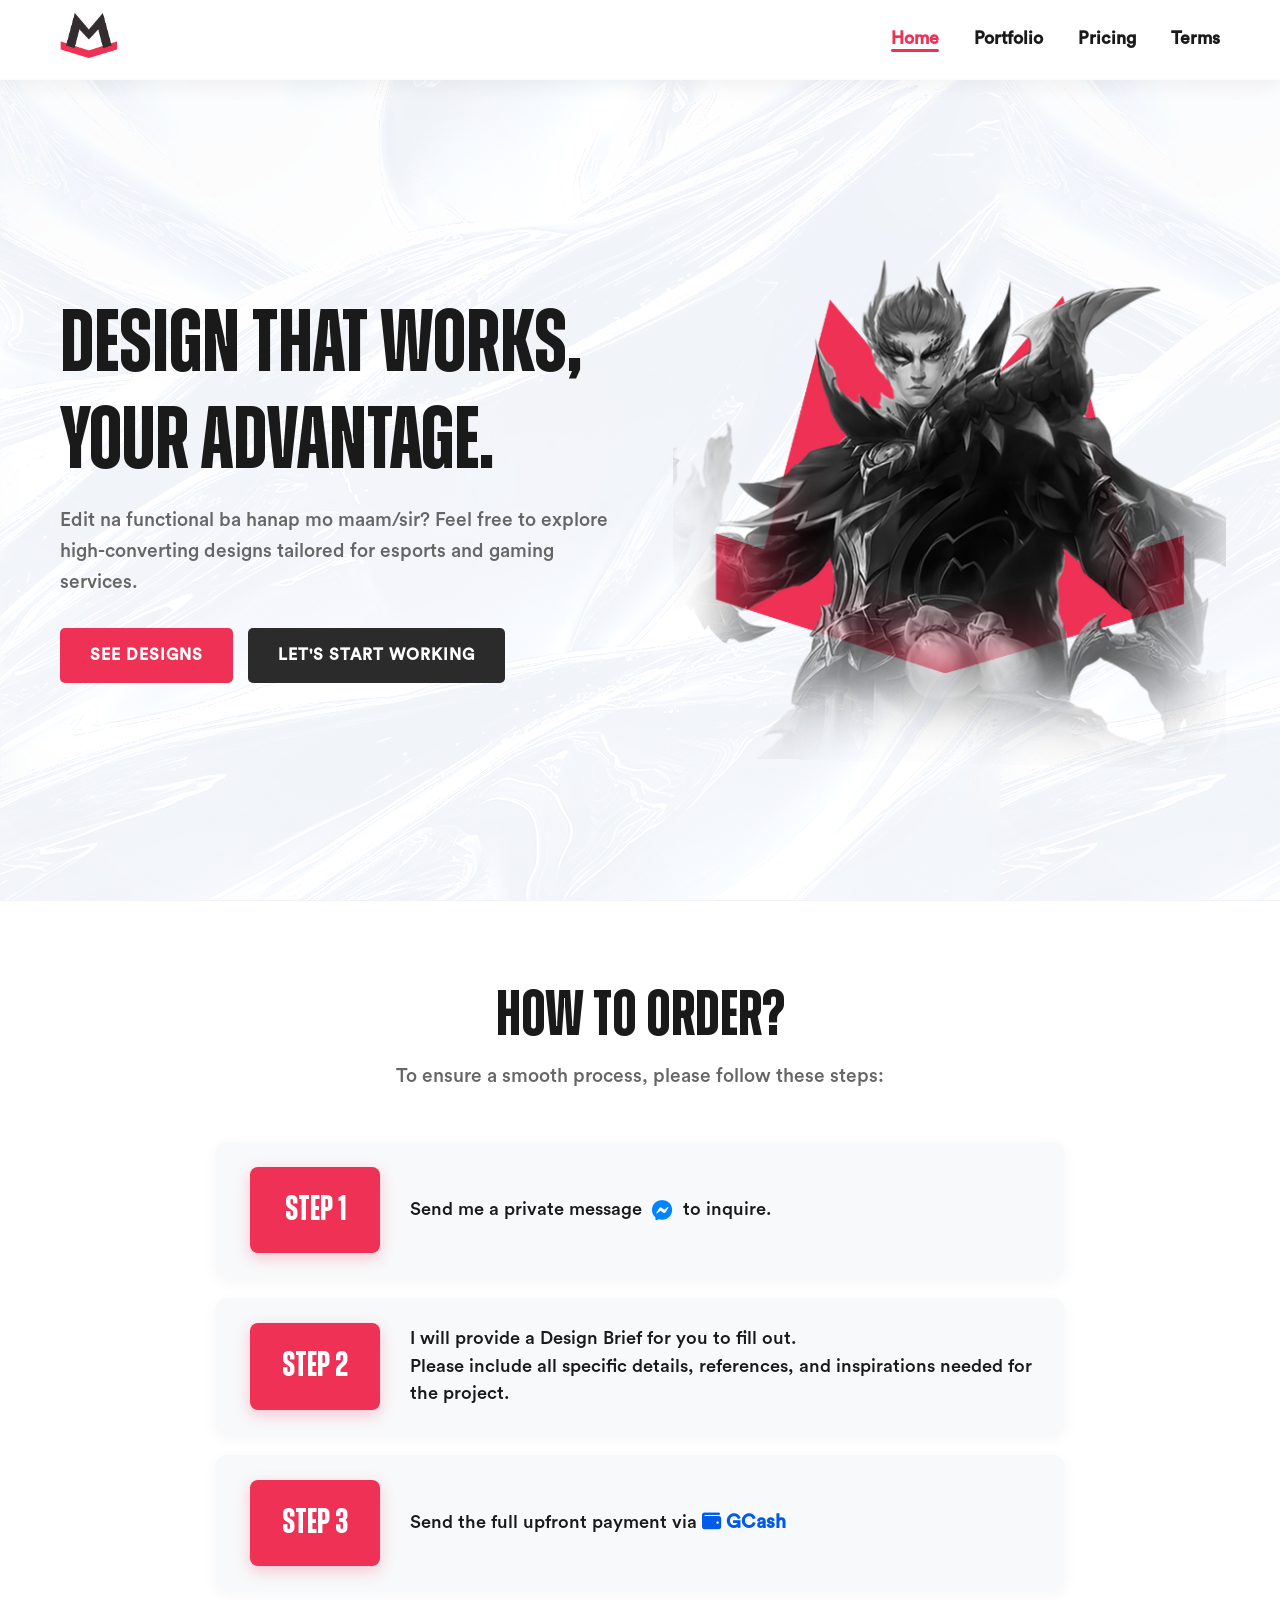
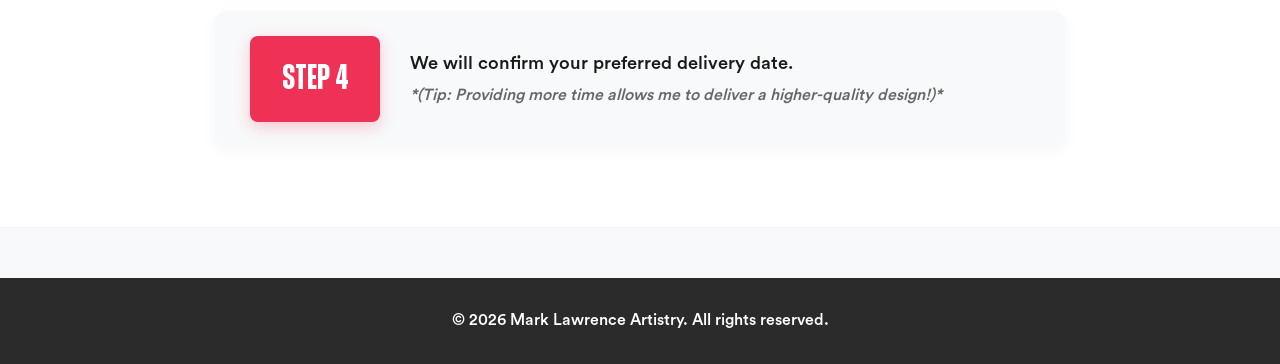
<file: index.html>
<!DOCTYPE html>
<html lang="en">
<head>
    <meta charset="UTF-8">
    <meta name="viewport" content="width=device-width, initial-scale=1.0">
    <title>Mark Lawrence Artistry | Home</title>
    <link rel="stylesheet" href="style.css">
    <link rel="stylesheet" href="https://cdnjs.cloudflare.com/ajax/libs/font-awesome/6.0.0/css/all.min.css">
</head>
<body>
    
    <header>
        <div class="container header-container">
            <div class="logo-container">
                <a href="index.html"><img src="resources/images/logo.png" alt="MLA Logo" class="logo"></a>
            </div>
            <nav>
                <ul class="nav-links">
                    <li><a href="index.html" class="active">Home</a></li>
                    <li><a href="portfolio.html">Portfolio</a></li>
                    <li><a href="pricing.html">Pricing</a></li>
                    <li><a href="terms.html">Terms</a></li>
                </ul>
            </nav>
            <button class="menu-toggle"><i class="fa-solid fa-bars"></i></button>
        </div>
    </header>

    <main> 
        <section class="hero">
            <div class="container hero-container">
                <div class="hero-content text-part">
                    <h1>Design that works,<br>your advantage.</h1>
                    <p>Edit na functional ba hanap mo maam/sir? Feel free to explore high-converting designs tailored for esports and gaming services.</p>
                    <div class="hero-buttons">
                        <a href="portfolio.html" class="btn">See Designs</a>
                        <a href="https://facebook.com/profile.php?id=61593438616029" target="_blank" class="btn secondary">Let's Start Working</a>
                    </div>
                </div>
                <div class="hero-content visual-part">
                    <img src="resources/images/hero.png" alt="Mark Lawrence Artistry Hero" class="hero-image">
                </div>
            </div>
        </section>

        <!-- NEW HOW TO ORDER SECTION -->
        <section class="how-to-order-section">
            <div class="container">
                <h2 class="section-title">How To Order?</h2>
                <p class="section-subtitle">To ensure a smooth process, please follow these steps:</p>
                
                <div class="steps-container">
                    <!-- Step 1 -->
                    <div class="step-card">
                        <div class="step-badge">STEP 1</div>
                        <div class="step-text">
                            Send me a private message <i class="fa-brands fa-facebook-messenger messenger-icon"></i> to inquire.
                        </div>
                    </div>
                    
                    <!-- Step 2 -->
                    <div class="step-card">
                        <div class="step-badge">STEP 2</div>
                        <div class="step-text">
                            I will provide a Design Brief for you to fill out.<br>
                            Please include all specific details, references, and inspirations needed for the project.
                        </div>
                    </div>

                    <!-- Step 3 -->
                    <div class="step-card">
                        <div class="step-badge">STEP 3</div>
                        <div class="step-text">
                            Send the full upfront payment via <span class="gcash-text"><i class="fa-solid fa-wallet"></i> GCash</span>
                        </div>
                    </div>

                    <!-- Step 4 -->
                    <div class="step-card">
                        <div class="step-badge">STEP 4</div>
                        <div class="step-text">
                            We will confirm your preferred delivery date.<br>
                            <span class="step-tip">*(Tip: Providing more time allows me to deliver a higher-quality design!)*</span>
                        </div>
                    </div>
                </div>
            </div>
        </section>

    </main>

    <footer>
        <div class="container">
            <p>&copy; 2026 Mark Lawrence Artistry. All rights reserved.</p>
        </div>
    </footer>

    <script src="script.js"></script>
</body>
</html>
</file>
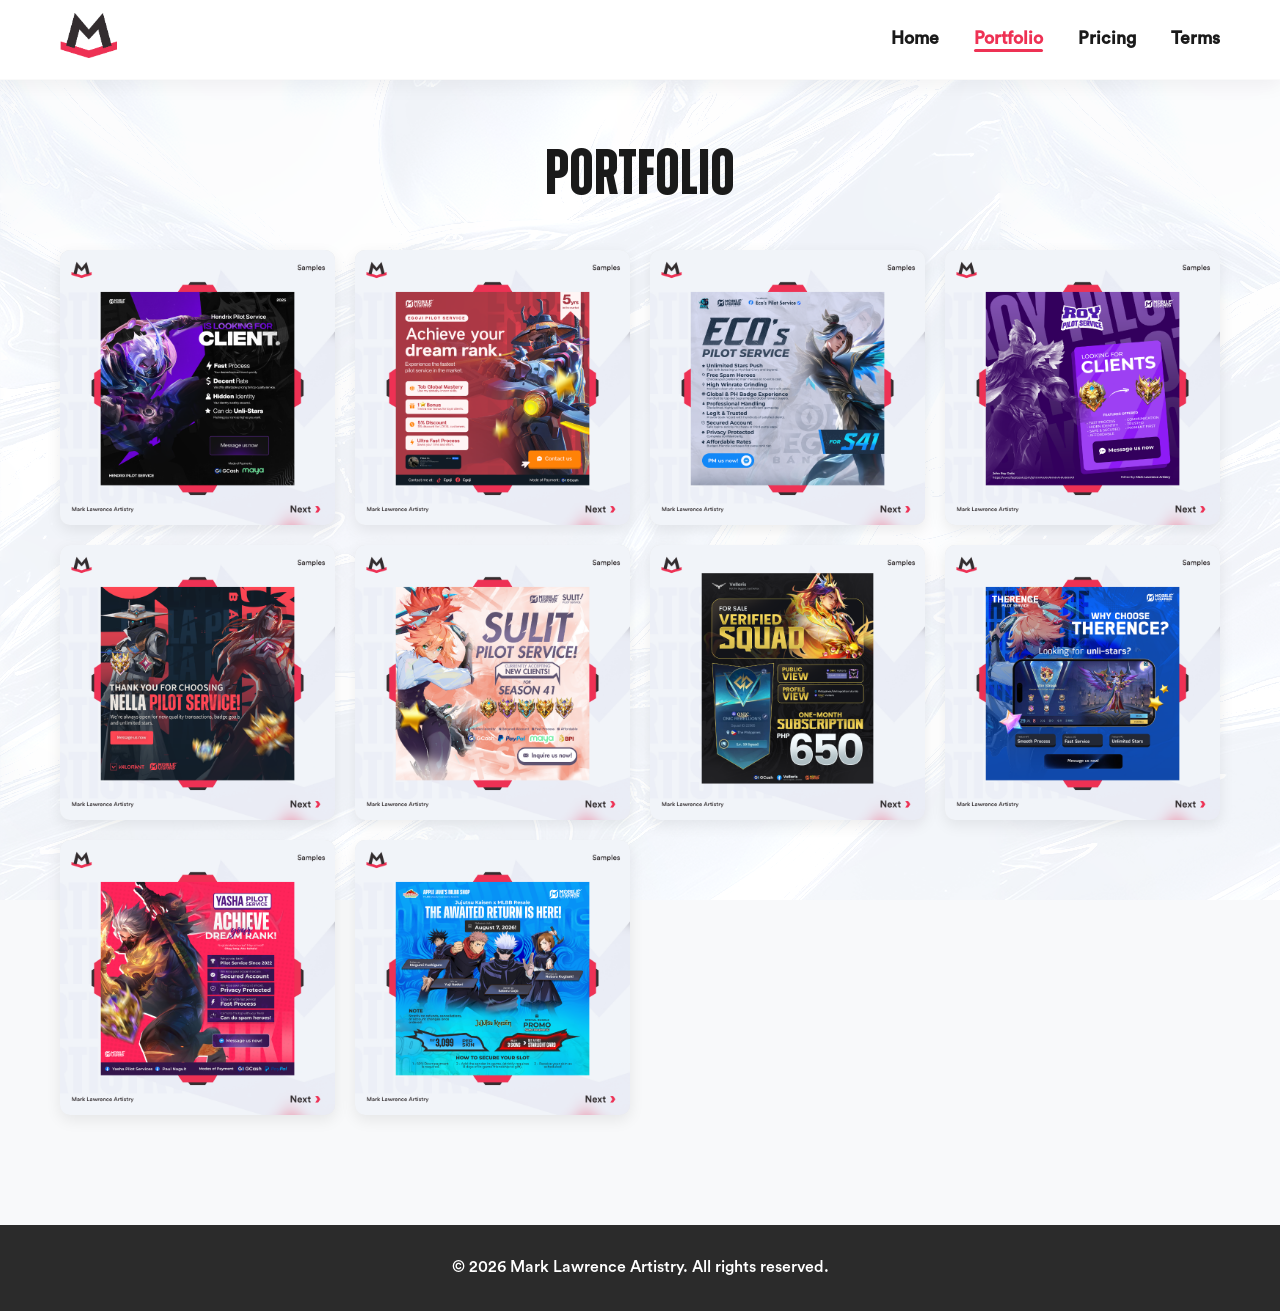
<file: portfolio.html>
<!DOCTYPE html>
<html lang="en">
<head>
    <meta charset="UTF-8">
    <meta name="viewport" content="width=device-width, initial-scale=1.0">
    <title>Mark Lawrence Artistry | Portfolio</title>
    <link rel="stylesheet" href="style.css">
    <link rel="stylesheet" href="https://cdnjs.cloudflare.com/ajax/libs/font-awesome/6.0.0/css/all.min.css">
</head>
<body>
    
    <header>
        <div class="container header-container">
            <div class="logo-container">
                <a href="index.html"><img src="resources/images/logo.png" alt="MLA Logo" class="logo"></a>
            </div>
            <nav>
                <ul class="nav-links">
                    <li><a href="index.html">Home</a></li>
                    <li><a href="portfolio.html" class="active">Portfolio</a></li>
                    <li><a href="pricing.html">Pricing</a></li>
                    <li><a href="terms.html">Terms</a></li>
                </ul>
            </nav>
            <button class="menu-toggle"><i class="fa-solid fa-bars"></i></button>
        </div>
    </header>

    <main>
        <section class="portfolio-section">
            <div class="container">
                <h2>Portfolio</h2>
                
                <div class="portfolio-grid">
                    <!-- Image 1 -->
                    <div class="portfolio-item">
                        <img src="resources/images/design1.png" alt="Design 1">
                    </div>
                    <!-- Image 2 -->
                    <div class="portfolio-item">
                        <img src="resources/images/design2.png" alt="Design 2">
                    </div>
                    <!-- Image 3 -->
                    <div class="portfolio-item">
                        <img src="resources/images/design3.png" alt="Design 3">
                    </div>
                    <!-- Image 4 -->
                    <div class="portfolio-item">
                        <img src="resources/images/design4.png" alt="Design 4">
                    </div>
                    <!-- Image 5 -->
                    <div class="portfolio-item">
                        <img src="resources/images/design5.png" alt="Design 5">
                    </div>
                    <!-- Image 6 -->
                    <div class="portfolio-item">
                        <img src="resources/images/design6.png" alt="Design 6">
                    </div>
                    <!-- Image 7 -->
                    <div class="portfolio-item">
                        <img src="resources/images/design7.png" alt="Design 7">
                    </div>
                    <!-- Image 8 -->
                    <div class="portfolio-item">
                        <img src="resources/images/design8.png" alt="Design 8">
                    </div>
                    <!-- Image 9 -->
                    <div class="portfolio-item">
                        <img src="resources/images/design9.png" alt="Design 9">
                    </div>
                    <!-- Image 10 -->
                    <div class="portfolio-item">
                        <img src="resources/images/design10.png" alt="Design 10">
                    </div>
                </div>

            </div>
        </section>
    </main>

    <footer>
        <div class="container">
            <p>&copy; 2026 Mark Lawrence Artistry. All rights reserved.</p>
        </div>
    </footer>
    
    <script src="script.js"></script>
</body>
</html>
</file>
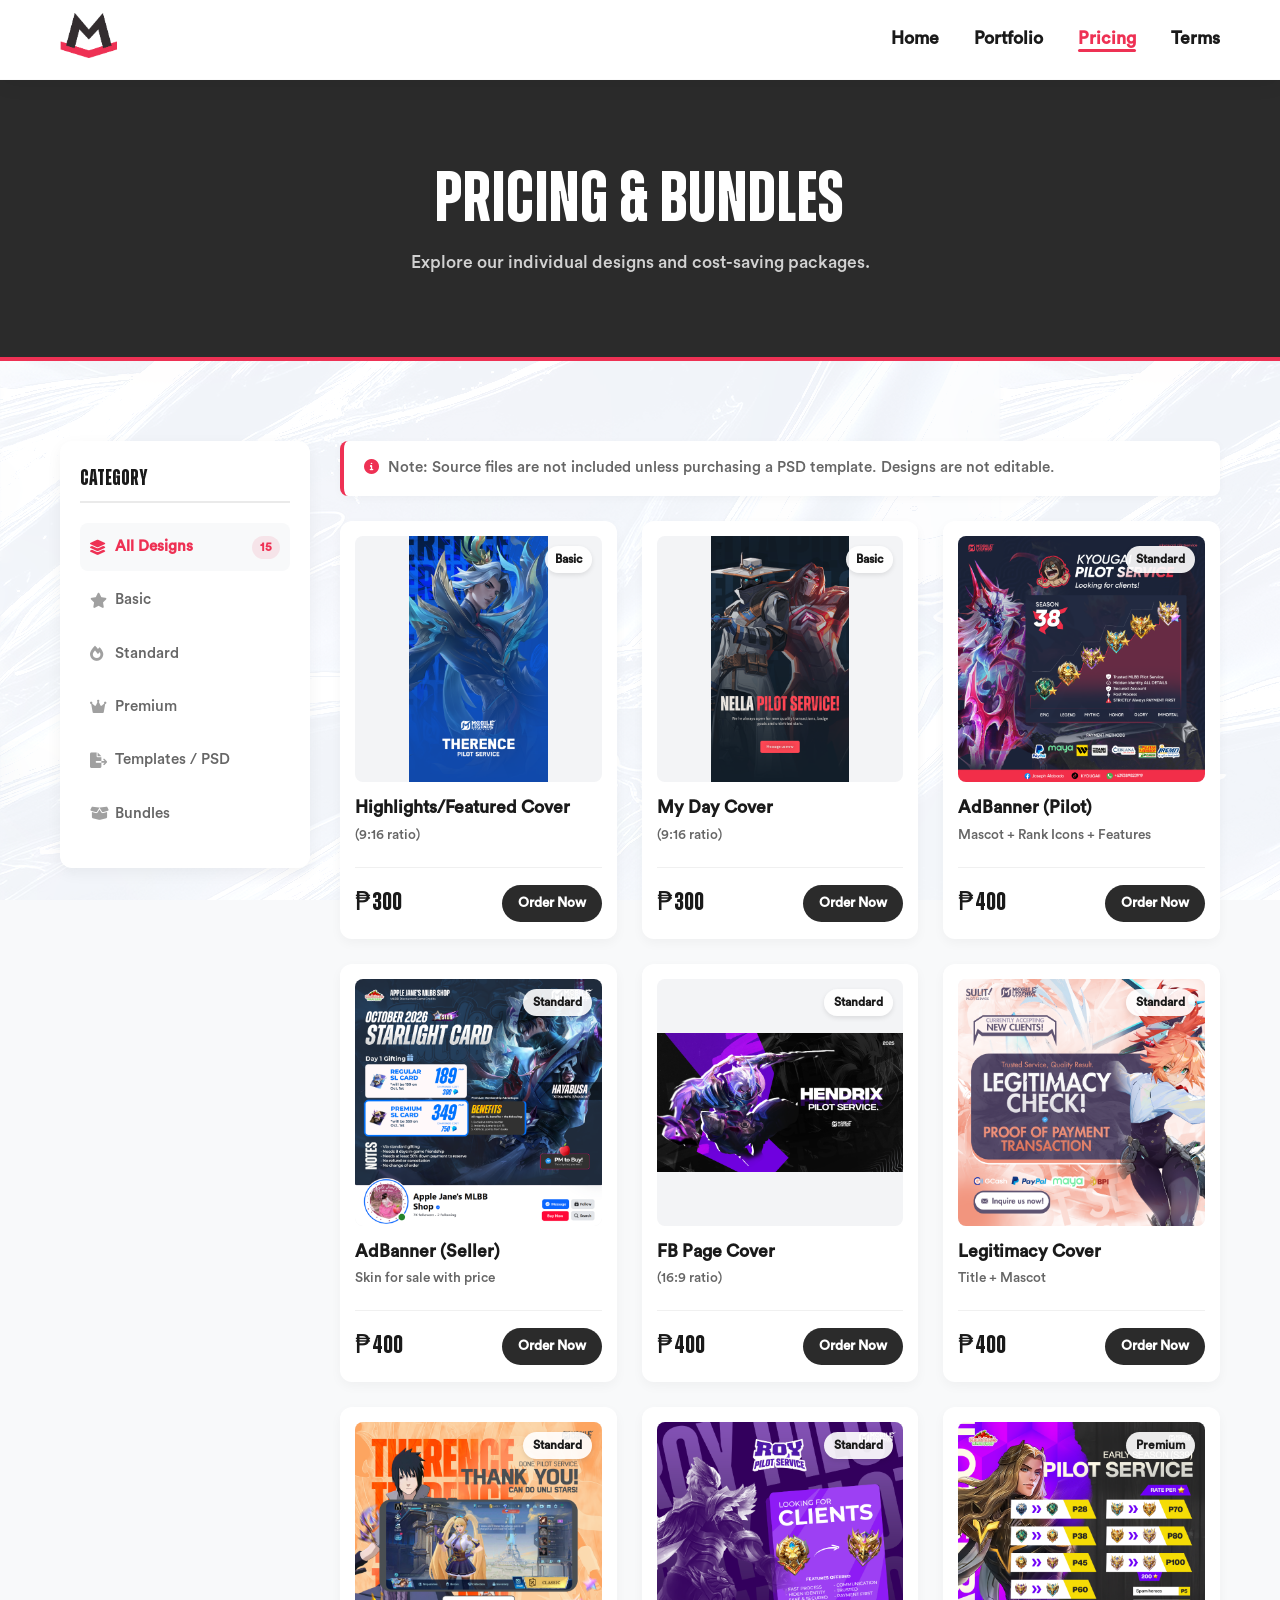
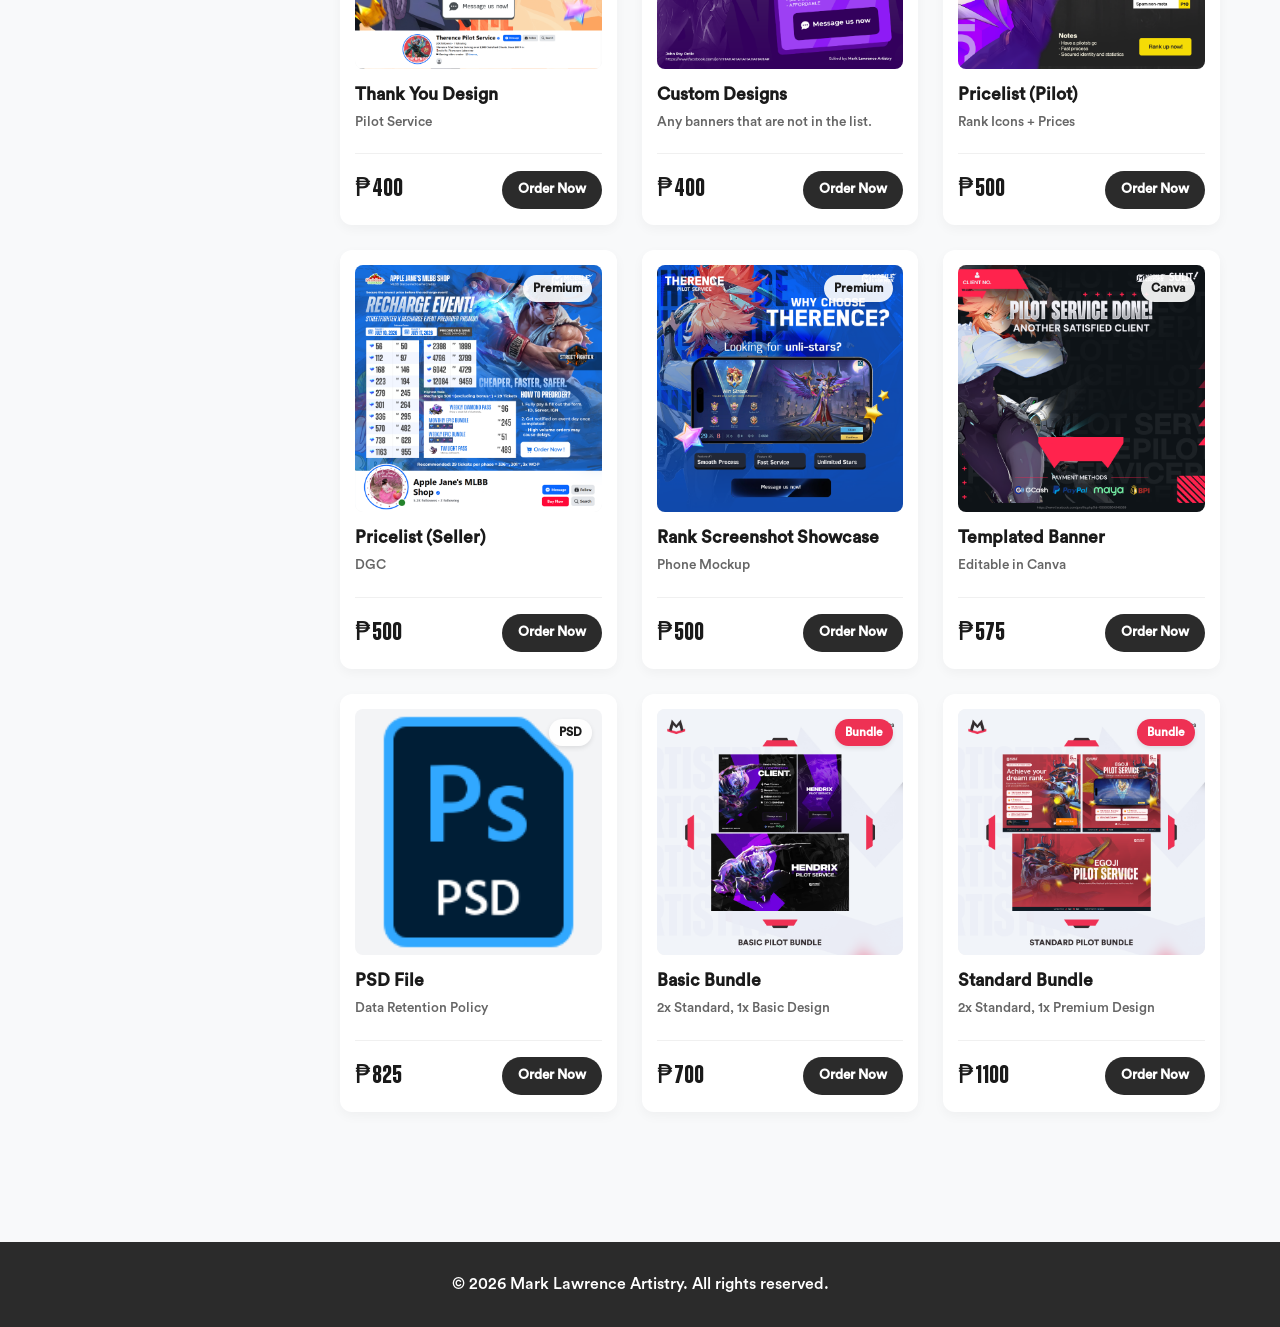
<file: pricing.html>
<!DOCTYPE html>
<html lang="en">
<head>
    <meta charset="UTF-8">
    <meta name="viewport" content="width=device-width, initial-scale=1.0">
    <title>Mark Lawrence Artistry | Pricing</title>
    <link rel="stylesheet" href="style.css">
    <link rel="stylesheet" href="https://cdnjs.cloudflare.com/ajax/libs/font-awesome/6.0.0/css/all.min.css">
</head>
<body>
    
    <header>
        <div class="container header-container">
            <div class="logo-container">
                <a href="index.html"><img src="resources/images/logo.png" alt="MLA Logo" class="logo"></a>
            </div>
            <nav>
                <ul class="nav-links">
                    <li><a href="index.html">Home</a></li>
                    <li><a href="portfolio.html">Portfolio</a></li>
                    <li><a href="pricing.html" class="active">Pricing</a></li>
                    <li><a href="terms.html">Terms</a></li>
                </ul>
            </nav>
            <button class="menu-toggle"><i class="fa-solid fa-bars"></i></button>
        </div>
    </header>

    <main>
        <!-- PAGE TITLE BANNER -->
        <section class="page-title-banner">
            <div class="container">
                <h1>Pricing & Bundles</h1>
                <p>Explore our individual designs and cost-saving packages.</p>
            </div>
        </section>

        <section class="shop-section">
            <div class="container shop-container">
                
                <!-- Sidebar Categories -->
                <aside class="shop-sidebar">
                    <h3>Category</h3>
                    <ul class="category-filter">
                        <li class="active" data-filter="all"><i class="fa-solid fa-layer-group"></i> All Designs <span class="count">15</span></li>
                        <li data-filter="basic"><i class="fa-solid fa-star"></i> Basic</li>
                        <li data-filter="standard"><i class="fa-solid fa-fire"></i> Standard</li>
                        <li data-filter="premium"><i class="fa-solid fa-crown"></i> Premium</li>
                        <li data-filter="templates"><i class="fa-solid fa-file-export"></i> Templates / PSD</li>
                        <li data-filter="bundles"><i class="fa-solid fa-box-open"></i> Bundles</li>
                    </ul>
                </aside>

                <!-- Product Grid -->
                <div class="shop-content">
                    <div class="shop-header">
                        <p class="pricing-note"><i class="fa-solid fa-circle-info"></i> Note: Source files are not included unless purchasing a PSD template. Designs are not editable.</p>
                    </div>

                    <div class="product-grid">
                        
                        <!-- BASIC ITEMS -->
                        <div class="product-card" data-category="basic">
                            <span class="product-badge">Basic</span>
                            <div class="product-img-wrapper">
                                <img src="resources/images/basic-highlights.png" alt="Highlights/Featured Cover">
                            </div>
                            <div class="product-info">
                                <h4>Highlights/Featured Cover</h4>
                                <p class="product-desc">(9:16 ratio)</p>
                                <div class="product-bottom">
                                    <span class="product-price">₱300</span>
                                    <a href="https://facebook.com/profile.php?id=61593438616029" target="_blank" class="btn-small">Order Now</a>
                                </div>
                            </div>
                        </div>

                        <div class="product-card" data-category="basic">
                            <span class="product-badge">Basic</span>
                            <div class="product-img-wrapper">
                                <img src="resources/images/basic-myday.png" alt="My Day Cover">
                            </div>
                            <div class="product-info">
                                <h4>My Day Cover</h4>
                                <p class="product-desc">(9:16 ratio)</p>
                                <div class="product-bottom">
                                    <span class="product-price">₱300</span>
                                    <a href="https://facebook.com/profile.php?id=61593438616029" target="_blank" class="btn-small">Order Now</a>
                                </div>
                            </div>
                        </div>

                        <!-- STANDARD ITEMS -->
                        <div class="product-card" data-category="standard">
                            <span class="product-badge">Standard</span>
                            <div class="product-img-wrapper">
                                <img src="resources/images/standard-adbanner-pilot.png" alt="AdBanner Pilot">
                            </div>
                            <div class="product-info">
                                <h4>AdBanner (Pilot)</h4>
                                <p class="product-desc">Mascot + Rank Icons + Features</p>
                                <div class="product-bottom">
                                    <span class="product-price">₱400</span>
                                    <a href="https://facebook.com/profile.php?id=61593438616029" target="_blank" class="btn-small">Order Now</a>
                                </div>
                            </div>
                        </div>

                        <div class="product-card" data-category="standard">
                            <span class="product-badge">Standard</span>
                            <div class="product-img-wrapper">
                                <img src="resources/images/standard-adbanner-seller.png" alt="AdBanner Seller">
                            </div>
                            <div class="product-info">
                                <h4>AdBanner (Seller)</h4>
                                <p class="product-desc">Skin for sale with price</p>
                                <div class="product-bottom">
                                    <span class="product-price">₱400</span>
                                    <a href="https://facebook.com/profile.php?id=61593438616029" target="_blank" class="btn-small">Order Now</a>
                                </div>
                            </div>
                        </div>

                        <div class="product-card" data-category="standard">
                            <span class="product-badge">Standard</span>
                            <div class="product-img-wrapper">
                                <img src="resources/images/standard-fbcover.png" alt="FB Page Cover">
                            </div>
                            <div class="product-info">
                                <h4>FB Page Cover</h4>
                                <p class="product-desc">(16:9 ratio)</p>
                                <div class="product-bottom">
                                    <span class="product-price">₱400</span>
                                    <a href="https://facebook.com/profile.php?id=61593438616029" target="_blank" class="btn-small">Order Now</a>
                                </div>
                            </div>
                        </div>

                        <div class="product-card" data-category="standard">
                            <span class="product-badge">Standard</span>
                            <div class="product-img-wrapper">
                                <img src="resources/images/standard-legitimacy.png" alt="Legitimacy Cover">
                            </div>
                            <div class="product-info">
                                <h4>Legitimacy Cover</h4>
                                <p class="product-desc">Title + Mascot</p>
                                <div class="product-bottom">
                                    <span class="product-price">₱400</span>
                                    <a href="https://facebook.com/profile.php?id=61593438616029" target="_blank" class="btn-small">Order Now</a>
                                </div>
                            </div>
                        </div>

                        <div class="product-card" data-category="standard">
                            <span class="product-badge">Standard</span>
                            <div class="product-img-wrapper">
                                <img src="resources/images/standard-thankyou.png" alt="Thank You Design">
                            </div>
                            <div class="product-info">
                                <h4>Thank You Design</h4>
                                <p class="product-desc">Pilot Service</p>
                                <div class="product-bottom">
                                    <span class="product-price">₱400</span>
                                    <a href="https://facebook.com/profile.php?id=61593438616029" target="_blank" class="btn-small">Order Now</a>
                                </div>
                            </div>
                        </div>

                        <div class="product-card" data-category="standard">
                            <span class="product-badge">Standard</span>
                            <div class="product-img-wrapper">
                                <img src="resources/images/standard-others.png" alt="Other Banners">
                            </div>
                            <div class="product-info">
                                <h4>Custom Designs</h4>
                                <p class="product-desc">Any banners that are not in the list.</p>
                                <div class="product-bottom">
                                    <span class="product-price">₱400</span>
                                    <a href="https://facebook.com/profile.php?id=61593438616029" target="_blank" class="btn-small">Order Now</a>
                                </div>
                            </div>
                        </div>

                        <!-- PREMIUM ITEMS -->
                        <div class="product-card" data-category="premium">
                            <span class="product-badge">Premium</span>
                            <div class="product-img-wrapper">
                                <img src="resources/images/premium-pricelist-pilot.png" alt="Pricelist Pilot">
                            </div>
                            <div class="product-info">
                                <h4>Pricelist (Pilot)</h4>
                                <p class="product-desc">Rank Icons + Prices</p>
                                <div class="product-bottom">
                                    <span class="product-price">₱500</span>
                                    <a href="https://facebook.com/profile.php?id=61593438616029" target="_blank" class="btn-small">Order Now</a>
                                </div>
                            </div>
                        </div>

                        <div class="product-card" data-category="premium">
                            <span class="product-badge">Premium</span>
                            <div class="product-img-wrapper">
                                <img src="resources/images/premium-pricelist-seller.png" alt="Pricelist Seller">
                            </div>
                            <div class="product-info">
                                <h4>Pricelist (Seller)</h4>
                                <p class="product-desc">DGC</p>
                                <div class="product-bottom">
                                    <span class="product-price">₱500</span>
                                    <a href="https://facebook.com/profile.php?id=61593438616029" target="_blank" class="btn-small">Order Now</a>
                                </div>
                            </div>
                        </div>

                        <div class="product-card" data-category="premium">
                            <span class="product-badge">Premium</span>
                            <div class="product-img-wrapper">
                                <img src="resources/images/premium-screenshot-showcase.png" alt="Screenshot Showcase">
                            </div>
                            <div class="product-info">
                                <h4>Rank Screenshot Showcase</h4>
                                <p class="product-desc">Phone Mockup</p>
                                <div class="product-bottom">
                                    <span class="product-price">₱500</span>
                                    <a href="https://facebook.com/profile.php?id=61593438616029" target="_blank" class="btn-small">Order Now</a>
                                </div>
                            </div>
                        </div>

                        <!-- TEMPLATES & PSD -->
                        <div class="product-card" data-category="templates">
                            <span class="product-badge">Canva</span>
                            <div class="product-img-wrapper">
                                <img src="resources/images/template-canva.png" alt="Canva Template">
                            </div>
                            <div class="product-info">
                                <h4>Templated Banner</h4>
                                <p class="product-desc">Editable in Canva</p>
                                <div class="product-bottom">
                                    <span class="product-price">₱575</span>
                                    <a href="https://facebook.com/profile.php?id=61593438616029" target="_blank" class="btn-small">Order Now</a>
                                </div>
                            </div>
                        </div>

                        <div class="product-card" data-category="templates">
                            <span class="product-badge">PSD</span>
                            <div class="product-img-wrapper">
                                <img src="resources/images/template-psd.png" alt="PSD File">
                            </div>
                            <div class="product-info">
                                <h4>PSD File</h4>
                                <p class="product-desc">Data Retention Policy</p>
                                <div class="product-bottom">
                                    <span class="product-price">₱825</span>
                                    <a href="https://facebook.com/profile.php?id=61593438616029" target="_blank" class="btn-small">Order Now</a>
                                </div>
                            </div>
                        </div>

                        <!-- BUNDLES -->
                        <div class="product-card" data-category="bundles">
                            <span class="product-badge bundle-badge">Bundle</span>
                            <div class="product-img-wrapper">
                                <img src="resources/images/bundle-basic.png" alt="Basic Bundle">
                            </div>
                            <div class="product-info">
                                <h4>Basic Bundle</h4>
                                <p class="product-desc">2x Standard, 1x Basic Design</p>
                                <div class="product-bottom">
                                    <span class="product-price">₱700</span>
                                    <a href="https://facebook.com/profile.php?id=61593438616029" target="_blank" class="btn-small">Order Now</a>
                                </div>
                            </div>
                        </div>

                        <div class="product-card" data-category="bundles">
                            <span class="product-badge bundle-badge">Bundle</span>
                            <div class="product-img-wrapper">
                                <img src="resources/images/bundle-standard.png" alt="Standard Bundle">
                            </div>
                            <div class="product-info">
                                <h4>Standard Bundle</h4>
                                <p class="product-desc">2x Standard, 1x Premium Design</p>
                                <div class="product-bottom">
                                    <span class="product-price">₱1100</span>
                                    <a href="https://facebook.com/profile.php?id=61593438616029" target="_blank" class="btn-small">Order Now</a>
                                </div>
                            </div>
                        </div>

                    </div>
                </div>

            </div>
        </section>
    </main>

    <footer>
        <div class="container">
            <p>&copy; 2026 Mark Lawrence Artistry. All rights reserved.</p>
        </div>
    </footer>

    <script src="script.js"></script>
</body>
</html>
</file>
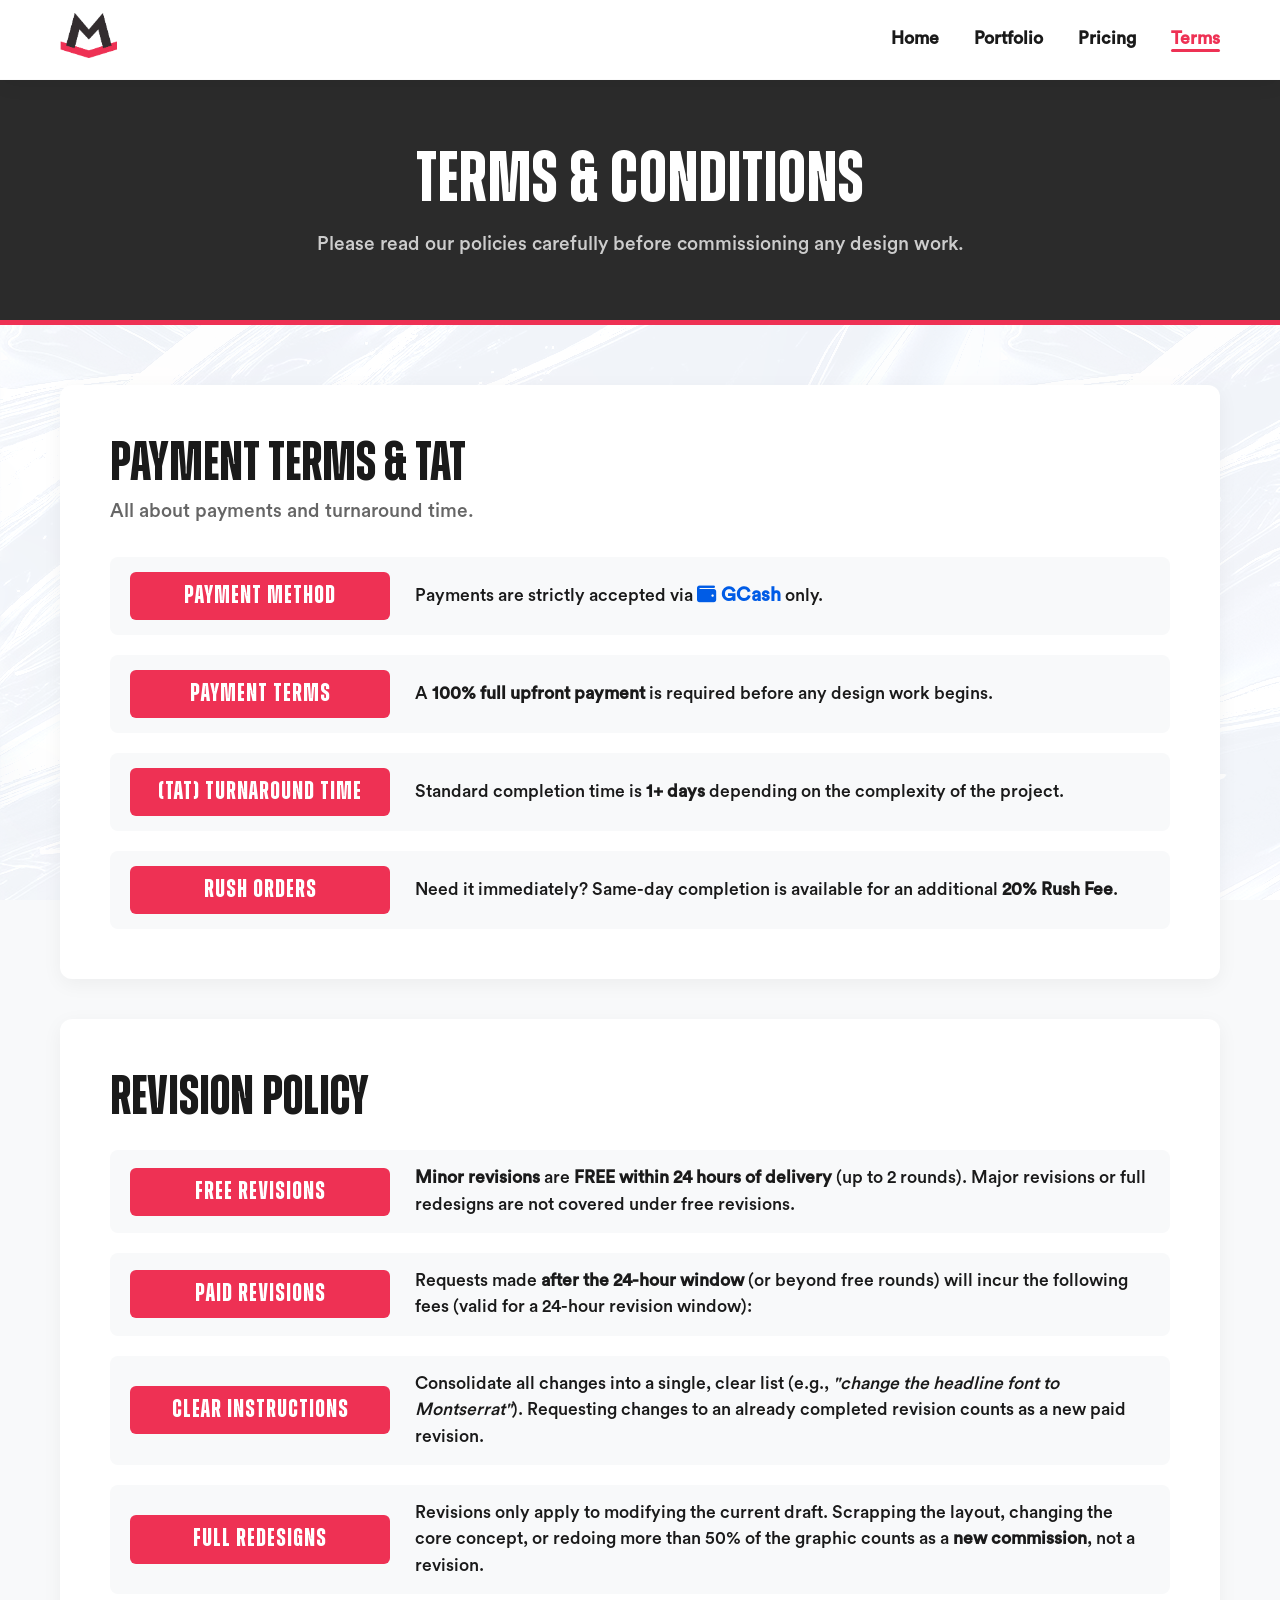
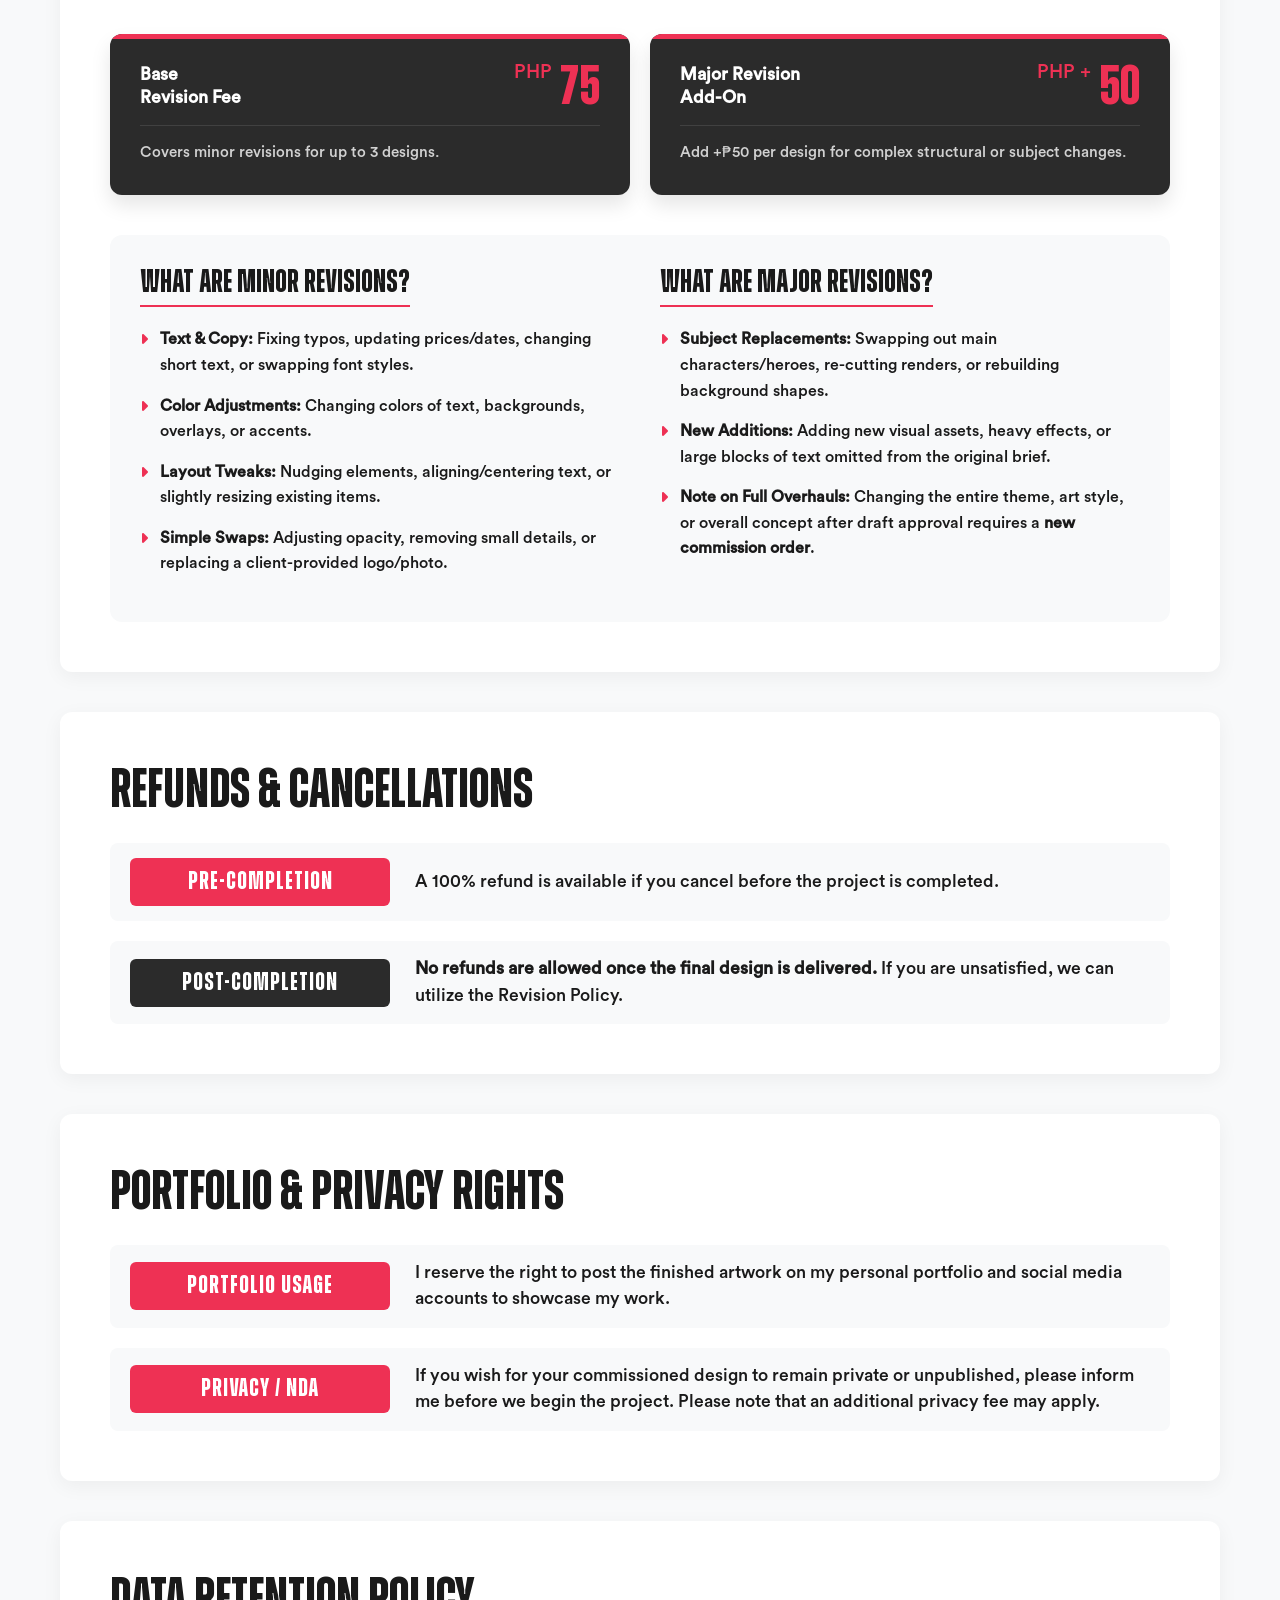
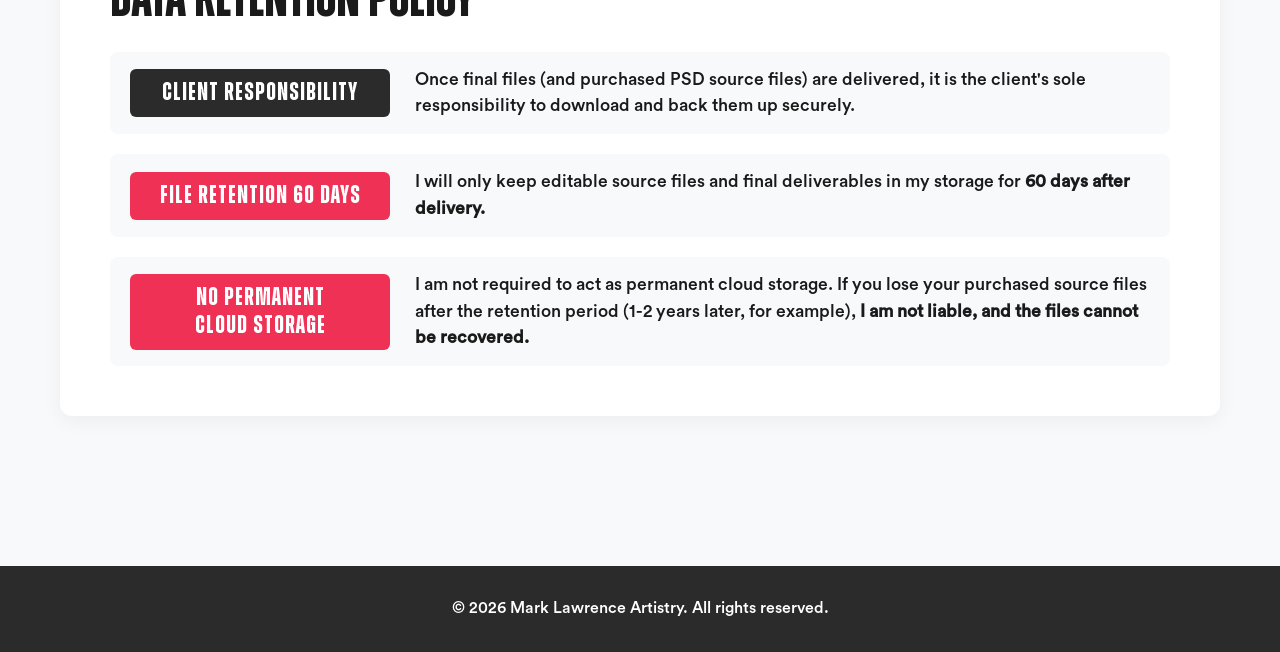
<file: terms.html>
<!DOCTYPE html>
<html lang="en">
<head>
    <meta charset="UTF-8">
    <meta name="viewport" content="width=device-width, initial-scale=1.0">
    <title>Mark Lawrence Artistry | Terms & Conditions</title>
    <link rel="stylesheet" href="style.css">
    <link rel="stylesheet" href="https://cdnjs.cloudflare.com/ajax/libs/font-awesome/6.0.0/css/all.min.css">
</head>
<body>
    
    <!-- HEADER -->
    <header>
        <div class="container header-container">
            <div class="logo-container">
                <a href="index.html"><img src="resources/images/logo.png" alt="MLA Logo" class="logo"></a>
            </div>
            <nav>
                <ul class="nav-links">
                    <li><a href="index.html">Home</a></li>
                    <li><a href="portfolio.html">Portfolio</a></li>
                    <li><a href="pricing.html">Pricing</a></li>
                    <li><a href="terms.html" class="active">Terms</a></li>
                </ul>
            </nav>
            <button class="menu-toggle"><i class="fa-solid fa-bars"></i></button>
        </div>
    </header>

    <main>
        <div class="page-header">
            <div class="container">
                <h1>Terms & Conditions</h1>
                <p>Please read our policies carefully before commissioning any design work.</p>
            </div>
        </div>

        <section class="terms-content-section">
            <div class="container">
                
                <!-- SECTION 1: PAYMENT TERMS & TAT -->
                <div class="terms-card">
                    <h2 class="terms-title">Payment Terms & TAT</h2>
                    <p class="terms-subtitle">All about payments and turnaround time.</p>
                    
                    <div class="term-list">
                        <div class="term-item">
                            <div class="term-badge">PAYMENT METHOD</div>
                            <div class="term-text">Payments are strictly accepted via <span class="gcash-text"><i class="fa-solid fa-wallet"></i> GCash</span> only.</div>
                        </div>
                        <div class="term-item">
                            <div class="term-badge">PAYMENT TERMS</div>
                            <div class="term-text">A <strong>100% full upfront payment</strong> is required before any design work begins.</div>
                        </div>
                        <div class="term-item">
                            <div class="term-badge">(TAT) TURNAROUND TIME</div>
                            <div class="term-text">Standard completion time is <strong>1+ days</strong> depending on the complexity of the project.</div>
                        </div>
                        <div class="term-item">
                            <div class="term-badge">RUSH ORDERS</div>
                            <div class="term-text">Need it immediately? Same-day completion is available for an additional <strong>20% Rush Fee</strong>.</div>
                        </div>
                    </div>
                </div>

                <!-- SECTION 2: REVISION POLICY -->
                <div class="terms-card">
                    <h2 class="terms-title">Revision Policy</h2>
                    
                    <div class="term-list">
                        <div class="term-item">
                            <div class="term-badge">FREE REVISIONS</div>
                            <div class="term-text"><strong>Minor revisions</strong> are <strong>FREE within 24 hours of delivery</strong> (up to 2 rounds). Major revisions or full redesigns are not covered under free revisions.</div>
                        </div>
                        <div class="term-item">
                            <div class="term-badge">PAID REVISIONS</div>
                            <div class="term-text">Requests made <strong>after the 24-hour window</strong> (or beyond free rounds) will incur the following fees (valid for a 24-hour revision window):</div>
                        </div>
                        <div class="term-item">
                            <div class="term-badge">CLEAR INSTRUCTIONS</div>
                            <div class="term-text">Consolidate all changes into a single, clear list (e.g., <em>"change the headline font to Montserrat"</em>). Requesting changes to an already completed revision counts as a new paid revision.</div>
                        </div>
                        <div class="term-item">
                            <div class="term-badge">FULL REDESIGNS</div>
                            <div class="term-text">Revisions only apply to modifying the current draft. Scrapping the layout, changing the core concept, or redoing more than 50% of the graphic counts as a <strong>new commission</strong>, not a revision.</div>
                        </div>
                    </div>

                    <!-- Fee Grid -->
                    <div class="fee-grid">
                        <div class="fee-card">
                            <div class="fee-header">
                                <div class="fee-name">Base<br>Revision Fee</div>
                                <div class="fee-price"><span>PHP</span> 75</div>
                            </div>
                            <div class="fee-desc">Covers minor revisions for up to 3 designs.</div>
                        </div>
                        <div class="fee-card">
                            <div class="fee-header">
                                <div class="fee-name">Major Revision<br>Add-On</div>
                                <div class="fee-price"><span>PHP +</span> 50</div>
                            </div>
                            <div class="fee-desc">Add +₱50 per design for complex structural or subject changes.</div>
                        </div>
                    </div>

                    <!-- Revision Definitions -->
                    <div class="revision-definitions">
                        <div class="rev-col">
                            <h3>WHAT ARE MINOR REVISIONS?</h3>
                            <ul>
                                <li><strong>Text & Copy:</strong> Fixing typos, updating prices/dates, changing short text, or swapping font styles.</li>
                                <li><strong>Color Adjustments:</strong> Changing colors of text, backgrounds, overlays, or accents.</li>
                                <li><strong>Layout Tweaks:</strong> Nudging elements, aligning/centering text, or slightly resizing existing items.</li>
                                <li><strong>Simple Swaps:</strong> Adjusting opacity, removing small details, or replacing a client-provided logo/photo.</li>
                            </ul>
                        </div>
                        <div class="rev-col">
                            <h3>WHAT ARE MAJOR REVISIONS?</h3>
                            <ul>
                                <li><strong>Subject Replacements:</strong> Swapping out main characters/heroes, re-cutting renders, or rebuilding background shapes.</li>
                                <li><strong>New Additions:</strong> Adding new visual assets, heavy effects, or large blocks of text omitted from the original brief.</li>
                                <li><strong>Note on Full Overhauls:</strong> Changing the entire theme, art style, or overall concept after draft approval requires a <strong>new commission order</strong>.</li>
                            </ul>
                        </div>
                    </div>
                </div>

                <!-- SECTION 3: REFUNDS & CANCELLATIONS -->
                <div class="terms-card">
                    <h2 class="terms-title">Refunds & Cancellations</h2>
                    
                    <div class="term-list">
                        <div class="term-item">
                            <div class="term-badge">PRE-COMPLETION</div>
                            <div class="term-text">A 100% refund is available if you cancel before the project is completed.</div>
                        </div>
                        <div class="term-item">
                            <div class="term-badge dark">POST-COMPLETION</div>
                            <div class="term-text"><strong>No refunds are allowed once the final design is delivered.</strong> If you are unsatisfied, we can utilize the Revision Policy.</div>
                        </div>
                    </div>
                </div>

                <!-- SECTION 4: PORTFOLIO & PRIVACY RIGHTS -->
                <div class="terms-card">
                    <h2 class="terms-title">Portfolio & Privacy Rights</h2>
                    
                    <div class="term-list">
                        <div class="term-item">
                            <div class="term-badge">PORTFOLIO USAGE</div>
                            <div class="term-text">I reserve the right to post the finished artwork on my personal portfolio and social media accounts to showcase my work.</div>
                        </div>
                        <div class="term-item">
                            <div class="term-badge">PRIVACY / NDA</div>
                            <div class="term-text">If you wish for your commissioned design to remain private or unpublished, please inform me before we begin the project. Please note that an additional privacy fee may apply.</div>
                        </div>
                    </div>
                </div>

                <!-- SECTION 5: DATA RETENTION POLICY -->
                <div class="terms-card">
                    <h2 class="terms-title">Data Retention Policy</h2>
                    
                    <div class="term-list">
                        <div class="term-item">
                            <div class="term-badge dark">CLIENT RESPONSIBILITY</div>
                            <div class="term-text">Once final files (and purchased PSD source files) are delivered, it is the client's sole responsibility to download and back them up securely.</div>
                        </div>
                        <div class="term-item">
                            <div class="term-badge">FILE RETENTION 60 DAYS</div>
                            <div class="term-text">I will only keep editable source files and final deliverables in my storage for <strong>60 days after delivery.</strong></div>
                        </div>
                        <div class="term-item">
                            <div class="term-badge">NO PERMANENT<br>CLOUD STORAGE</div>
                            <div class="term-text">I am not required to act as permanent cloud storage. If you lose your purchased source files after the retention period (1-2 years later, for example), <strong>I am not liable, and the files cannot be recovered.</strong></div>
                        </div>
                    </div>
                </div>

            </div>
        </section>
    </main>

    <footer>
        <div class="container">
            <p>&copy; 2026 Mark Lawrence Artistry. All rights reserved.</p>
        </div>
    </footer>

    <script src="script.js"></script>
</body>
</html>
</file>
<file: style.css>
:root {
    --dark-text: #1a1a1a;
    --medium-text: #666666;
    --light-text: #ffffff;
    --accent-color: #ee3154;
    --accent-color-hover: #d02e4b;
    --secondary-accent-color: #2b2b2b;
    --secondary-accent-color-hover: #1a1a1a;
    --header-height: 80px;
    --bg-color: #f8f9fa;
}

@font-face {
    font-family: 'Circular';
    src: url('resources/fonts/CircularStd-Medium.otf');
}

@font-face {
    font-family: 'Zuume';
    src: url('resources/fonts/Zuume-Bold.ttf');
}

* {
    margin: 0;
    padding: 0;
    box-sizing: border-box;
}

html {
    scroll-behavior: smooth;
}

body {
    font-family: 'Circular', sans-serif;
    color: var(--dark-text);
    background-color: var(--bg-color);
    background-image: url('resources/images/plastic-seamless.png');
    background-repeat: repeat;
    background-attachment: fixed;
    line-height: 1.6;
    /* Add these 3 lines below to fix the footer */
    display: flex;
    flex-direction: column;
    min-height: 100vh;
}

/* Add this right below the body rule */
main {
    flex: 1; /* This pushes the footer down to the very bottom */
}

.container {
    max-width: 1200px;
    margin: 0 auto;
    padding: 0 20px;
}

h1, h2, h3 {
    font-family: 'Zuume', sans-serif;
    text-transform: uppercase;
    line-height: 1.1;
}

a {
    text-decoration: none;
    transition: all 0.3s ease;
}

/* Header Improvements */
header {
    height: var(--header-height);
    position: sticky;
    top: 0;
    z-index: 100;
    background-color: rgba(255, 255, 255, 0.95);
    backdrop-filter: blur(10px);
    box-shadow: 0 4px 20px rgba(0,0,0,0.06); /* Added a softer, cleaner shadow */
    border-bottom: 1px solid rgba(0,0,0,0.02);
}

.header-container {
    display: flex;
    justify-content: space-between;
    align-items: center;
    height: 100%;
}

.logo {
    height: 45px;
    transition: transform 0.3s ease;
}

.logo:hover {
    transform: scale(1.05);
}

.nav-links {
    display: flex;
    list-style: none;
    gap: 35px;
}

.nav-links a {
    color: var(--dark-text);
    font-weight: bold;
    font-size: 1.1rem;
    position: relative;
    padding-bottom: 5px;
}

/* Added cool animated underline effect for header links */
.nav-links a::after {
    content: '';
    position: absolute;
    bottom: 0;
    left: 0;
    width: 0%;
    height: 3px;
    background-color: var(--accent-color);
    transition: width 0.3s ease;
    border-radius: 2px;
}

.nav-links a:hover, .nav-links a.active {
    color: var(--accent-color);
}

.nav-links a:hover::after, .nav-links a.active::after {
    width: 100%;
}

.menu-toggle {
    display: none;
    background: none;
    border: none;
    font-size: 2rem;
    color: var(--dark-text);
    cursor: pointer;
}

/* Buttons */
.btn {
    display: inline-block;
    background-color: var(--accent-color);
    color: var(--light-text);
    padding: 15px 30px;
    border-radius: 5px;
    font-weight: bold;
    text-transform: uppercase;
    letter-spacing: 1px;
    border: none;
    cursor: pointer;
}

.btn:hover {
    background-color: var(--accent-color-hover);
    transform: translateY(-2px);
    box-shadow: 0 5px 15px rgba(238, 49, 84, 0.3);
}

.btn.secondary {
    background-color: var(--secondary-accent-color);
}

.btn.secondary:hover {
    background-color: var(--secondary-accent-color-hover);
    box-shadow: 0 5px 15px rgba(0, 0, 0, 0.2);
}

/* Hero Section */
.hero {
    padding: 80px 0;
    min-height: calc(100vh - var(--header-height));
    display: flex;
    align-items: center;
}

.hero-container {
    display: flex;
    align-items: center;
    gap: 50px;
}

.hero-content {
    flex: 1;
}

.hero-content h1 {
    font-size: 5.5rem;
    margin-bottom: 15px;
    color: var(--dark-text);
}

.hero-content p {
    font-size: 1.2rem;
    color: var(--medium-text);
    margin-bottom: 30px;
}

.hero-buttons {
    display: flex;
    gap: 15px;
}

.hero-image {
    max-width: 100%;
    border-radius: 10px;
    transform: perspective(1000px) rotateY(-5deg);
    transition: transform 0.5s ease;
}

.hero-image:hover {
    transform: perspective(1000px) rotateY(0deg);
}

/* --- NEW: HOW TO ORDER SECTION --- */
.how-to-order-section {
    padding: 80px 0;
    background-color: #ffffff; /* White background to pop against grey site bg */
    border-top: 1px solid rgba(0,0,0,0.05);
    border-bottom: 1px solid rgba(0,0,0,0.05);
}

.section-title {
    text-align: center;
    font-size: 4rem;
    margin-bottom: 10px;
    color: var(--dark-text);
}

.section-subtitle {
    text-align: center;
    color: var(--medium-text);
    margin-bottom: 50px;
    font-size: 1.2rem;
}

.steps-container {
    max-width: 850px;
    margin: 0 auto;
    display: flex;
    flex-direction: column;
    gap: 20px;
}

.step-card {
    display: flex;
    align-items: center;
    background: var(--bg-color);
    border-radius: 12px;
    padding: 25px 30px;
    box-shadow: 0 4px 15px rgba(0,0,0,0.04);
    transition: transform 0.3s ease, box-shadow 0.3s ease;
    border-left: 5px solid transparent; /* Prepare for hover */
}

.step-card:hover {
    transform: translateX(10px);
    box-shadow: 0 8px 25px rgba(0,0,0,0.08);
    border-left: 5px solid var(--accent-color);
}

.step-badge {
    background-color: var(--accent-color);
    color: white;
    font-family: 'Zuume', sans-serif;
    font-size: 2.2rem;
    padding: 15px 25px;
    border-radius: 8px;
    min-width: 130px;
    text-align: center;
    margin-right: 30px;
    box-shadow: 0 5px 15px rgba(238, 49, 84, 0.25);
    flex-shrink: 0;
}

.step-text {
    font-size: 1.15rem;
    color: var(--dark-text);
    line-height: 1.5;
}

.messenger-icon {
    color: #0084FF;
    font-size: 1.3rem;
    margin: 0 5px;
    vertical-align: middle;
}

.gcash-text {
    color: #005ce6;
    font-weight: 800;
    font-size: 1.2rem;
}

.step-tip {
    color: var(--medium-text);
    font-size: 1rem;
    font-style: italic;
    display: inline-block;
    margin-top: 5px;
}

/* Footer */
footer {
    background-color: var(--secondary-accent-color);
    color: var(--light-text);
    text-align: center;
    padding: 30px 0;
    margin-top: 50px;
}

/* --- Portfolio Section --- */
.portfolio-section { padding: 60px 0; }
.portfolio-section h2 { text-align: center; font-size: 4rem; margin-bottom: 40px; color: var(--dark-text); }
.portfolio-grid { display: grid; grid-template-columns: repeat(auto-fill, minmax(250px, 1fr)); gap: 20px; }
.portfolio-item { width: 100%; aspect-ratio: 1 / 1; overflow: hidden; border-radius: 10px; box-shadow: 0 5px 15px rgba(0, 0, 0, 0.08); background-color: #eaeaea; position: relative; cursor: pointer; }
.portfolio-item img { width: 100%; height: 100%; object-fit: cover; transition: transform 0.4s ease; }
.portfolio-item:hover img { transform: scale(1.08); }

/* --- Pricing Section --- */
.pricing-section { padding: 60px 0; }
.pricing-title { text-align: center; font-size: 4rem; margin-bottom: 10px; color: var(--dark-text); }
.pricing-subtitle { text-align: center; color: var(--medium-text); margin-bottom: 50px; font-size: 1.1rem; }
.categories-grid { display: grid; grid-template-columns: repeat(auto-fit, minmax(300px, 1fr)); gap: 30px; margin-bottom: 80px; }
.category-card { background: #fff; padding: 30px; border-radius: 10px; box-shadow: 0 5px 15px rgba(0,0,0,0.05); border-top: 4px solid var(--secondary-accent-color); transition: transform 0.3s ease, box-shadow 0.3s ease, border-color 0.3s ease; cursor: default; }
.category-card:hover { transform: translateY(-10px); box-shadow: 0 15px 35px rgba(0,0,0,0.1); border-top: 4px solid var(--accent-color); }
.category-card h3 { font-size: 1.8rem; color: var(--dark-text); margin-bottom: 5px; }
.category-price { font-size: 1.2rem; color: var(--accent-color); font-weight: bold; margin-bottom: 20px; }
.category-list { list-style: none; }
.category-list li { margin-bottom: 12px; font-size: 0.95rem; position: relative; padding-left: 25px; }
.category-list li i { position: absolute; left: 0; top: 4px; color: #22c55e; }

/* Bundles Grid */
.bundles-grid { display: flex; justify-content: center; align-items: stretch; flex-wrap: wrap; gap: 30px; }
.bundle-card { background: #fff; border-radius: 12px; padding: 40px 30px; width: 100%; max-width: 330px; box-shadow: 0 10px 30px rgba(0,0,0,0.08); display: flex; flex-direction: column; position: relative; transition: transform 0.3s ease; }
.bundle-card:hover { transform: translateY(-10px); }
.bundle-card.popular { background: var(--dark-text); color: var(--light-text); transform: scale(1.05); }
.bundle-card.popular:hover { transform: scale(1.05) translateY(-10px); }
.popular-badge { position: absolute; top: -15px; left: 50%; transform: translateX(-50%); background: var(--accent-color); color: #fff; padding: 5px 15px; border-radius: 20px; font-size: 0.8rem; font-weight: bold; text-transform: uppercase; letter-spacing: 1px; }
.bundle-card h3 { font-size: 2rem; margin-bottom: 10px; }
.bundle-desc { font-size: 0.95rem; color: var(--medium-text); margin-bottom: 20px; min-height: 40px; }
.bundle-card.popular .bundle-desc { color: #ccc; }
.bundle-price { font-size: 3.5rem; font-weight: bold; font-family: 'Zuume', sans-serif; line-height: 1; margin-bottom: 5px; }
.savings { color: #22c55e; font-weight: bold; font-size: 0.9rem; margin-bottom: 25px; }
.bundle-features { list-style: none; margin-bottom: 30px; flex-grow: 1; }
.bundle-features li { margin-bottom: 12px; display: flex; align-items: flex-start; font-size: 0.95rem; }
.bundle-features li i { color: var(--accent-color); margin-right: 10px; margin-top: 5px; }
.bundle-btn { text-align: center; background: var(--bg-color); color: var(--dark-text); border: 1px solid #ddd; margin-top: auto; }
.bundle-card.popular .bundle-btn { background: var(--accent-color); color: #fff; border: none; }
.bundle-card.popular .bundle-btn:hover { background: var(--accent-color-hover); }
.bundle-btn:hover { background: #e2e2e2; }
.other-info { text-align: center; margin-top: 60px; color: var(--medium-text); }
.other-info a { color: var(--accent-color); font-weight: bold; }

/* Lightbox */
.lightbox-overlay { position: fixed; top: 0; left: 0; width: 100%; height: 100%; background-color: rgba(0, 0, 0, 0.85); backdrop-filter: blur(5px); display: flex; justify-content: center; align-items: center; z-index: 9999; opacity: 0; visibility: hidden; transition: all 0.3s ease; cursor: zoom-out; }
.lightbox-overlay.active { opacity: 1; visibility: visible; }
.lightbox-img { max-width: 90%; max-height: 90vh; border-radius: 8px; box-shadow: 0 10px 40px rgba(0,0,0,0.5); transform: scale(0.8); transition: transform 0.3s ease; object-fit: contain; }
.lightbox-overlay.active .lightbox-img { transform: scale(1); }


/* =========================================
   MOBILE RESPONSIVENESS IMPROVEMENTS 
   ========================================= */

@media (max-width: 1050px) {
    .bundle-card.popular {
        transform: scale(1);
    }
    .bundle-card.popular:hover {
        transform: translateY(-10px);
    }
}

@media (max-width: 900px) {
    /* Hero fixes */
    .hero-container {
        flex-direction: column;
        text-align: center;
        padding-top: 40px;
    }
    
    .hero-content h1 {
        font-size: 3.5rem; /* Shrunk for mobile screens */
    }

    .hero-buttons {
        justify-content: center;
        flex-wrap: wrap; /* Allows buttons to stack if necessary */
    }

    /* Navbar fixes for mobile drop down */
    .menu-toggle {
        display: block;
    }

    .nav-links {
        display: none;
        position: absolute;
        top: var(--header-height);
        left: 0;
        width: 100%;
        background-color: white;
        flex-direction: column;
        gap: 0;
        padding: 0;
        box-shadow: 0 10px 10px rgba(0,0,0,0.1);
    }

    .nav-links.active {
        display: flex;
    }
    
    .nav-links li {
        width: 100%;
        text-align: center;
    }
    
    .nav-links a {
        display: block;
        padding: 20px;
        border-bottom: 1px solid #eee;
    }
    
    .nav-links a::after {
        display: none; /* remove hover line animation on mobile drop down */
    }
}

@media (max-width: 700px) {
    /* Step Cards Stack Vertically on small phones */
    .step-card {
        flex-direction: column;
        text-align: center;
        padding: 30px 20px;
    }

    .step-card:hover {
        transform: translateY(-5px);
        border-left: 5px solid transparent;
        border-bottom: 5px solid var(--accent-color);
    }

    .step-badge {
        margin-right: 0;
        margin-bottom: 15px;
    }
    
    .hero-content h1 {
        font-size: 2.8rem;
    }
    
    .section-title, .pricing-title {
        font-size: 3rem;
    }
}

/* =========================================
   TERMS & CONDITIONS PAGE STYLES
   ========================================= */

.page-header {
    background-color: var(--secondary-accent-color);
    color: var(--light-text);
    padding: 60px 0;
    text-align: center;
    border-bottom: 5px solid var(--accent-color);
}

.page-header h1 {
    font-size: 4.5rem;
    margin-bottom: 10px;
    letter-spacing: 1px;
}

.page-header p {
    font-size: 1.2rem;
    color: #ccc;
}

.terms-content-section {
    padding: 60px 0;
}

.terms-card {
    background: #ffffff;
    border-radius: 12px;
    padding: 50px;
    box-shadow: 0 5px 20px rgba(0,0,0,0.05);
    margin-bottom: 40px;
}

.terms-title {
    font-size: 3.5rem;
    color: var(--dark-text);
    margin-bottom: 5px;
    line-height: 1;
}

.terms-subtitle {
    font-size: 1.2rem;
    color: var(--medium-text);
    margin-bottom: 30px;
}

.term-list {
    display: flex;
    flex-direction: column;
    gap: 20px;
    margin-top: 25px;
}

.term-item {
    display: flex;
    align-items: center;
    background: var(--bg-color);
    padding: 15px 20px;
    border-radius: 8px;
    gap: 25px;
    transition: transform 0.2s ease;
}

.term-item:hover {
    transform: translateX(5px);
}

.term-badge {
    background-color: var(--accent-color);
    color: #ffffff;
    font-family: 'Zuume', sans-serif;
    font-size: 1.6rem;
    padding: 10px 20px;
    border-radius: 6px;
    min-width: 260px;
    text-align: center;
    flex-shrink: 0;
    letter-spacing: 1px;
    line-height: 1.1;
}

.term-badge.dark {
    background-color: var(--secondary-accent-color);
}

.term-text {
    font-size: 1.1rem;
    color: var(--dark-text);
    line-height: 1.5;
}

/* Fee Grid Section */
.fee-grid {
    display: grid;
    grid-template-columns: repeat(2, 1fr);
    gap: 20px;
    margin: 40px 0;
}

.fee-card {
    background: var(--secondary-accent-color);
    color: white;
    padding: 30px;
    border-radius: 12px;
    box-shadow: 0 10px 20px rgba(0,0,0,0.1);
    position: relative;
    overflow: hidden;
}

.fee-card::before {
    content: '';
    position: absolute;
    top: 0; left: 0; width: 100%; height: 5px;
    background-color: var(--accent-color);
}

.fee-header {
    display: flex;
    justify-content: space-between;
    align-items: flex-end;
    margin-bottom: 15px;
    border-bottom: 1px solid rgba(255,255,255,0.1);
    padding-bottom: 15px;
}

.fee-name {
    font-weight: bold;
    font-size: 1.1rem;
    line-height: 1.3;
}

.fee-price {
    font-family: 'Zuume', sans-serif;
    font-size: 3.5rem;
    color: var(--accent-color);
    line-height: 0.8;
}

.fee-price span {
    font-family: 'Circular', sans-serif;
    font-size: 1.2rem;
    vertical-align: top;
}

.fee-desc {
    font-size: 0.95rem;
    color: #d1d1d1;
}

/* Revisions Columns */
.revision-definitions {
    display: grid;
    grid-template-columns: 1fr 1fr;
    gap: 40px;
    margin-top: 40px;
    background: var(--bg-color);
    padding: 30px;
    border-radius: 12px;
}

.rev-col h3 {
    font-size: 2rem;
    margin-bottom: 20px;
    color: var(--dark-text);
    border-bottom: 2px solid var(--accent-color);
    display: inline-block;
    padding-bottom: 5px;
}

.rev-col ul {
    list-style: none;
}

.rev-col ul li {
    margin-bottom: 15px;
    font-size: 1rem;
    line-height: 1.6;
    padding-left: 20px;
    position: relative;
}

.rev-col ul li::before {
    content: '\f0da'; /* FontAwesome Play/Arrow icon */
    font-family: 'Font Awesome 6 Free';
    font-weight: 900;
    position: absolute;
    left: 0;
    color: var(--accent-color);
}

/* Terms Mobile Responsiveness */
@media (max-width: 900px) {
    .fee-grid {
        grid-template-columns: 1fr;
    }
    
    .revision-definitions {
        grid-template-columns: 1fr;
        gap: 30px;
    }
}

@media (max-width: 700px) {
    .terms-card {
        padding: 30px 20px;
    }

    .term-item {
        flex-direction: column;
        text-align: center;
        gap: 15px;
        padding: 25px 15px;
    }

    .term-badge {
        min-width: 100%;
        font-size: 1.4rem;
    }

    .terms-title {
        font-size: 2.8rem;
        text-align: center;
    }
    
    .terms-subtitle {
        text-align: center;
    }
}


/* --- E-commerce Style Shop Section --- */
.shop-section {
    padding: 40px 0 80px;
}

.shop-container {
    display: flex;
    gap: 30px;
    align-items: flex-start;
}

/* Sidebar Layout */
.shop-sidebar {
    width: 250px;
    background: #fff;
    padding: 25px 20px;
    border-radius: 12px;
    box-shadow: 0 5px 15px rgba(0,0,0,0.05);
    position: sticky;
    top: calc(var(--header-height) + 20px);
    flex-shrink: 0;
}

.shop-sidebar h3 {
    font-size: 1.4rem;
    margin-bottom: 20px;
    color: var(--dark-text);
    border-bottom: 2px solid #eaeaea;
    padding-bottom: 10px;
}

.category-filter {
    list-style: none;
}

.category-filter li {
    padding: 12px 10px;
    margin-bottom: 5px;
    border-radius: 8px;
    cursor: pointer;
    color: var(--medium-text);
    font-size: 0.95rem;
    display: flex;
    align-items: center;
    transition: all 0.2s ease;
}

.category-filter li i {
    width: 25px;
    color: #a0a0a0;
    transition: color 0.2s ease;
}

.category-filter li:hover {
    background: #f5f5f5;
    color: var(--dark-text);
}

.category-filter li.active {
    background: var(--bg-color);
    color: var(--accent-color);
    font-weight: bold;
}

.category-filter li.active i {
    color: var(--accent-color);
}

.count {
    margin-left: auto;
    background: #eee;
    padding: 2px 8px;
    border-radius: 20px;
    font-size: 0.75rem;
    color: #666;
}

.category-filter li.active .count {
    background: rgba(238, 49, 84, 0.1);
    color: var(--accent-color);
}

/* Main Shop Content */
.shop-content {
    flex: 1;
    min-width: 0; /* Prevents flex blowout */
}

.shop-header {
    margin-bottom: 25px;
}

.pricing-note {
    background: #fff;
    padding: 15px 20px;
    border-radius: 8px;
    font-size: 0.95rem;
    color: var(--medium-text);
    border-left: 4px solid var(--accent-color);
    box-shadow: 0 2px 10px rgba(0,0,0,0.03);
}

.pricing-note i {
    color: var(--accent-color);
    margin-right: 5px;
}

/* Product Grid Elements */
.product-grid {
    display: grid;
    grid-template-columns: repeat(auto-fill, minmax(260px, 1fr));
    gap: 25px;
}

.product-card {
    background: #fff;
    border-radius: 12px;
    padding: 15px;
    box-shadow: 0 4px 12px rgba(0,0,0,0.04);
    transition: transform 0.3s ease, box-shadow 0.3s ease;
    position: relative;
    display: flex;
    flex-direction: column;
}

.product-card:hover {
    transform: translateY(-5px);
    box-shadow: 0 10px 25px rgba(0,0,0,0.08);
}

.product-badge {
    position: absolute;
    top: 25px;
    right: 25px;
    background: rgba(255, 255, 255, 0.9);
    padding: 4px 10px;
    border-radius: 20px;
    font-size: 0.75rem;
    font-weight: bold;
    z-index: 2;
    box-shadow: 0 2px 5px rgba(0,0,0,0.1);
    color: var(--dark-text);
}

.bundle-badge {
    background: var(--accent-color);
    color: #fff;
}

/* Designed to contain ANY image aspect ratio gracefully */
.product-img-wrapper {
    width: 100%;
    aspect-ratio: 1 / 1; 
    background-color: #f3f4f6; /* Soft gray for blank images */
    border-radius: 8px;
    overflow: hidden;
    margin-bottom: 15px;
    cursor: zoom-in;
    display: flex;
    align-items: center;
    justify-content: center;
}

.product-img-wrapper img {
    width: 100%;
    height: 100%;
    object-fit: contain; /* Prevents cropping, perfect for varying dimensions */
    transition: transform 0.4s ease;
}

.product-img-wrapper:hover img {
    transform: scale(1.05);
}

.product-info {
    display: flex;
    flex-direction: column;
    flex-grow: 1;
}

.product-info h4 {
    font-family: 'Circular', sans-serif;
    font-size: 1.1rem;
    color: var(--dark-text);
    margin-bottom: 5px;
    line-height: 1.3;
}

.product-desc {
    font-size: 0.85rem;
    color: var(--medium-text);
    margin-bottom: 20px;
    flex-grow: 1;
}

.product-bottom {
    display: flex;
    justify-content: space-between;
    align-items: center;
    margin-top: auto;
    padding-top: 15px;
    border-top: 1px solid #f0f0f0;
}

.product-price {
    font-family: 'Zuume', sans-serif;
    font-size: 1.6rem;
    color: var(--dark-text);
}

.btn-small {
    background-color: var(--secondary-accent-color);
    color: var(--light-text);
    padding: 8px 16px;
    border-radius: 20px;
    font-size: 0.85rem;
    font-weight: bold;
}

.btn-small:hover {
    background-color: var(--accent-color);
    color: #fff;
}

/* Hides products during filtering */
.product-card.hidden {
    display: none;
}

/* Mobile Adjustments for the Store layout */
@media (max-width: 900px) {
    .shop-container {
        flex-direction: column;
    }
    
    .shop-sidebar {
        width: 100%;
        position: relative;
        top: 0;
        margin-bottom: 10px;
    }
    
    .category-filter {
        display: flex;
        overflow-x: auto;
        white-space: nowrap;
        gap: 10px;
        padding-bottom: 10px;
    }
    
    .category-filter li {
        margin-bottom: 0;
    }
    
    .count {
        margin-left: 8px;
    }
}


/* --- Page Title Banner (Used on Pricing & Terms) --- */
.page-title-banner {
    background-color: var(--secondary-accent-color);
    text-align: center;
    padding: 80px 20px;
    border-bottom: 4px solid var(--accent-color);
    margin-bottom: 40px;
}

.page-title-banner h1 {
    color: var(--light-text);
    font-size: 4.5rem;
    margin-bottom: 10px;
    letter-spacing: 1px;
    text-transform: uppercase;
}

.page-title-banner p {
    color: #d1d1d1;
    font-size: 1.1rem;
}
</file>
